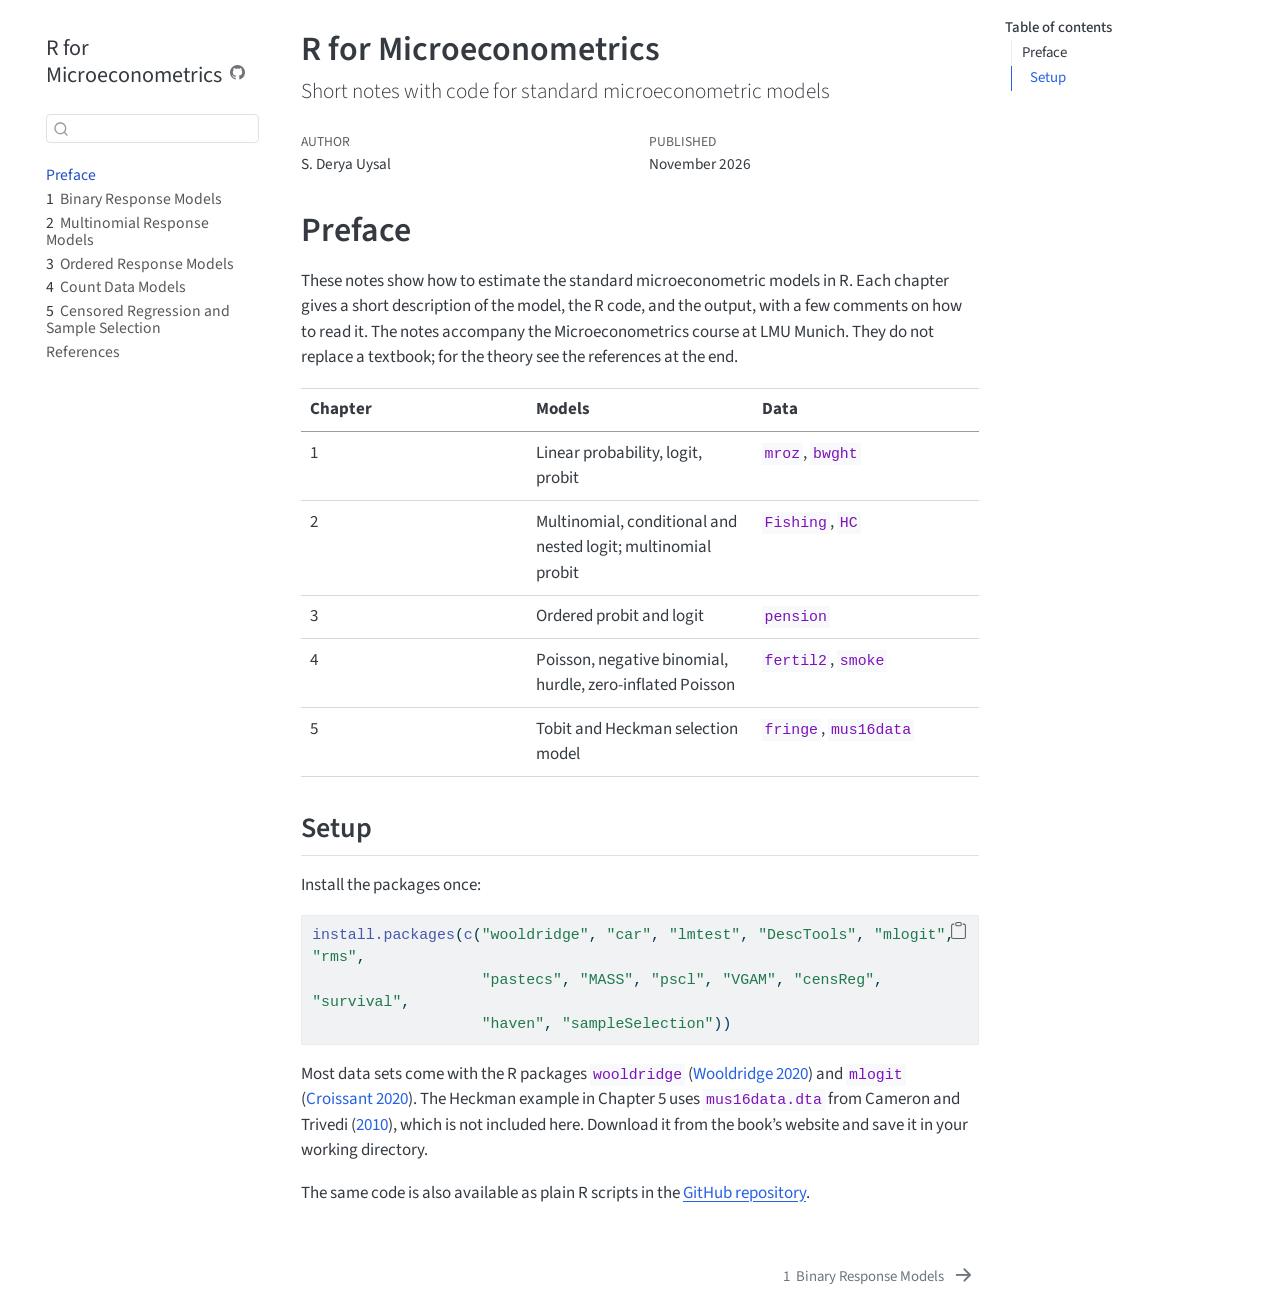
<file: docs/index.html>
<!DOCTYPE html>
<html xmlns="http://www.w3.org/1999/xhtml" lang="en" xml:lang="en"><head>

<meta charset="utf-8">
<meta name="generator" content="quarto-1.6.42">

<meta name="viewport" content="width=device-width, initial-scale=1.0, user-scalable=yes">

<meta name="author" content="S. Derya Uysal">

<title>R for Microeconometrics</title>
<style>
code{white-space: pre-wrap;}
span.smallcaps{font-variant: small-caps;}
div.columns{display: flex; gap: min(4vw, 1.5em);}
div.column{flex: auto; overflow-x: auto;}
div.hanging-indent{margin-left: 1.5em; text-indent: -1.5em;}
ul.task-list{list-style: none;}
ul.task-list li input[type="checkbox"] {
  width: 0.8em;
  margin: 0 0.8em 0.2em -1em; /* quarto-specific, see https://github.com/quarto-dev/quarto-cli/issues/4556 */ 
  vertical-align: middle;
}
/* CSS for syntax highlighting */
pre > code.sourceCode { white-space: pre; position: relative; }
pre > code.sourceCode > span { line-height: 1.25; }
pre > code.sourceCode > span:empty { height: 1.2em; }
.sourceCode { overflow: visible; }
code.sourceCode > span { color: inherit; text-decoration: inherit; }
div.sourceCode { margin: 1em 0; }
pre.sourceCode { margin: 0; }
@media screen {
div.sourceCode { overflow: auto; }
}
@media print {
pre > code.sourceCode { white-space: pre-wrap; }
pre > code.sourceCode > span { display: inline-block; text-indent: -5em; padding-left: 5em; }
}
pre.numberSource code
  { counter-reset: source-line 0; }
pre.numberSource code > span
  { position: relative; left: -4em; counter-increment: source-line; }
pre.numberSource code > span > a:first-child::before
  { content: counter(source-line);
    position: relative; left: -1em; text-align: right; vertical-align: baseline;
    border: none; display: inline-block;
    -webkit-touch-callout: none; -webkit-user-select: none;
    -khtml-user-select: none; -moz-user-select: none;
    -ms-user-select: none; user-select: none;
    padding: 0 4px; width: 4em;
  }
pre.numberSource { margin-left: 3em;  padding-left: 4px; }
div.sourceCode
  {   }
@media screen {
pre > code.sourceCode > span > a:first-child::before { text-decoration: underline; }
}
/* CSS for citations */
div.csl-bib-body { }
div.csl-entry {
  clear: both;
  margin-bottom: 0em;
}
.hanging-indent div.csl-entry {
  margin-left:2em;
  text-indent:-2em;
}
div.csl-left-margin {
  min-width:2em;
  float:left;
}
div.csl-right-inline {
  margin-left:2em;
  padding-left:1em;
}
div.csl-indent {
  margin-left: 2em;
}</style>


<script src="site_libs/quarto-nav/quarto-nav.js"></script>
<script src="site_libs/quarto-nav/headroom.min.js"></script>
<script src="site_libs/clipboard/clipboard.min.js"></script>
<script src="site_libs/quarto-search/autocomplete.umd.js"></script>
<script src="site_libs/quarto-search/fuse.min.js"></script>
<script src="site_libs/quarto-search/quarto-search.js"></script>
<meta name="quarto:offset" content="./">
<link href="./01-binary.html" rel="next">
<script src="site_libs/quarto-html/quarto.js"></script>
<script src="site_libs/quarto-html/popper.min.js"></script>
<script src="site_libs/quarto-html/tippy.umd.min.js"></script>
<script src="site_libs/quarto-html/anchor.min.js"></script>
<link href="site_libs/quarto-html/tippy.css" rel="stylesheet">
<link href="site_libs/quarto-html/quarto-syntax-highlighting-2f5df379a58b258e96c21c0638c20c03.css" rel="stylesheet" id="quarto-text-highlighting-styles">
<script src="site_libs/bootstrap/bootstrap.min.js"></script>
<link href="site_libs/bootstrap/bootstrap-icons.css" rel="stylesheet">
<link href="site_libs/bootstrap/bootstrap-143c0eed703e8b865dd62e6df5846b82.min.css" rel="stylesheet" append-hash="true" id="quarto-bootstrap" data-mode="light">
<script id="quarto-search-options" type="application/json">{
  "location": "sidebar",
  "copy-button": false,
  "collapse-after": 3,
  "panel-placement": "start",
  "type": "textbox",
  "limit": 50,
  "keyboard-shortcut": [
    "f",
    "/",
    "s"
  ],
  "show-item-context": false,
  "language": {
    "search-no-results-text": "No results",
    "search-matching-documents-text": "matching documents",
    "search-copy-link-title": "Copy link to search",
    "search-hide-matches-text": "Hide additional matches",
    "search-more-match-text": "more match in this document",
    "search-more-matches-text": "more matches in this document",
    "search-clear-button-title": "Clear",
    "search-text-placeholder": "",
    "search-detached-cancel-button-title": "Cancel",
    "search-submit-button-title": "Submit",
    "search-label": "Search"
  }
}</script>


</head>

<body class="nav-sidebar floating">

<div id="quarto-search-results"></div>
  <header id="quarto-header" class="headroom fixed-top">
  <nav class="quarto-secondary-nav">
    <div class="container-fluid d-flex">
      <button type="button" class="quarto-btn-toggle btn" data-bs-toggle="collapse" role="button" data-bs-target=".quarto-sidebar-collapse-item" aria-controls="quarto-sidebar" aria-expanded="false" aria-label="Toggle sidebar navigation" onclick="if (window.quartoToggleHeadroom) { window.quartoToggleHeadroom(); }">
        <i class="bi bi-layout-text-sidebar-reverse"></i>
      </button>
        <nav class="quarto-page-breadcrumbs" aria-label="breadcrumb"><ol class="breadcrumb"><li class="breadcrumb-item"><a href="./index.html">Preface</a></li></ol></nav>
        <a class="flex-grow-1" role="navigation" data-bs-toggle="collapse" data-bs-target=".quarto-sidebar-collapse-item" aria-controls="quarto-sidebar" aria-expanded="false" aria-label="Toggle sidebar navigation" onclick="if (window.quartoToggleHeadroom) { window.quartoToggleHeadroom(); }">      
        </a>
      <button type="button" class="btn quarto-search-button" aria-label="Search" onclick="window.quartoOpenSearch();">
        <i class="bi bi-search"></i>
      </button>
    </div>
  </nav>
</header>
<!-- content -->
<div id="quarto-content" class="quarto-container page-columns page-rows-contents page-layout-article">
<!-- sidebar -->
  <nav id="quarto-sidebar" class="sidebar collapse collapse-horizontal quarto-sidebar-collapse-item sidebar-navigation floating overflow-auto">
    <div class="pt-lg-2 mt-2 text-left sidebar-header">
    <div class="sidebar-title mb-0 py-0">
      <a href="./">R for Microeconometrics</a> 
        <div class="sidebar-tools-main">
    <a href="https://github.com/deryauysal/R-microeconometrics/tree/main/book/" title="Source Code" class="quarto-navigation-tool px-1" aria-label="Source Code"><i class="bi bi-github"></i></a>
</div>
    </div>
      </div>
        <div class="mt-2 flex-shrink-0 align-items-center">
        <div class="sidebar-search">
        <div id="quarto-search" class="" title="Search"></div>
        </div>
        </div>
    <div class="sidebar-menu-container"> 
    <ul class="list-unstyled mt-1">
        <li class="sidebar-item">
  <div class="sidebar-item-container"> 
  <a href="./index.html" class="sidebar-item-text sidebar-link active">
 <span class="menu-text">Preface</span></a>
  </div>
</li>
        <li class="sidebar-item">
  <div class="sidebar-item-container"> 
  <a href="./01-binary.html" class="sidebar-item-text sidebar-link">
 <span class="menu-text"><span class="chapter-number">1</span>&nbsp; <span class="chapter-title">Binary Response Models</span></span></a>
  </div>
</li>
        <li class="sidebar-item">
  <div class="sidebar-item-container"> 
  <a href="./02-multinomial.html" class="sidebar-item-text sidebar-link">
 <span class="menu-text"><span class="chapter-number">2</span>&nbsp; <span class="chapter-title">Multinomial Response Models</span></span></a>
  </div>
</li>
        <li class="sidebar-item">
  <div class="sidebar-item-container"> 
  <a href="./03-ordered.html" class="sidebar-item-text sidebar-link">
 <span class="menu-text"><span class="chapter-number">3</span>&nbsp; <span class="chapter-title">Ordered Response Models</span></span></a>
  </div>
</li>
        <li class="sidebar-item">
  <div class="sidebar-item-container"> 
  <a href="./04-count.html" class="sidebar-item-text sidebar-link">
 <span class="menu-text"><span class="chapter-number">4</span>&nbsp; <span class="chapter-title">Count Data Models</span></span></a>
  </div>
</li>
        <li class="sidebar-item">
  <div class="sidebar-item-container"> 
  <a href="./05-censored-selection.html" class="sidebar-item-text sidebar-link">
 <span class="menu-text"><span class="chapter-number">5</span>&nbsp; <span class="chapter-title">Censored Regression and Sample Selection</span></span></a>
  </div>
</li>
        <li class="sidebar-item">
  <div class="sidebar-item-container"> 
  <a href="./references.html" class="sidebar-item-text sidebar-link">
 <span class="menu-text">References</span></a>
  </div>
</li>
    </ul>
    </div>
</nav>
<div id="quarto-sidebar-glass" class="quarto-sidebar-collapse-item" data-bs-toggle="collapse" data-bs-target=".quarto-sidebar-collapse-item"></div>
<!-- margin-sidebar -->
    <div id="quarto-margin-sidebar" class="sidebar margin-sidebar">
        <nav id="TOC" role="doc-toc" class="toc-active">
    <h2 id="toc-title">Table of contents</h2>
   
  <ul>
  <li><a href="#preface" id="toc-preface" class="nav-link active" data-scroll-target="#preface">Preface</a>
  <ul class="collapse">
  <li><a href="#setup" id="toc-setup" class="nav-link" data-scroll-target="#setup">Setup</a></li>
  </ul></li>
  </ul>
</nav>
    </div>
<!-- main -->
<main class="content" id="quarto-document-content">

<header id="title-block-header" class="quarto-title-block default">
<div class="quarto-title">
<h1 class="title">R for Microeconometrics</h1>
<p class="subtitle lead">Short notes with code for standard microeconometric models</p>
</div>



<div class="quarto-title-meta">

    <div>
    <div class="quarto-title-meta-heading">Author</div>
    <div class="quarto-title-meta-contents">
             <p>S. Derya Uysal </p>
          </div>
  </div>
    
    <div>
    <div class="quarto-title-meta-heading">Published</div>
    <div class="quarto-title-meta-contents">
      <p class="date">November 2026</p>
    </div>
  </div>
  
    
  </div>
  


</header>


<section id="preface" class="level1 unnumbered">
<h1 class="unnumbered">Preface</h1>
<p>These notes show how to estimate the standard microeconometric models in R. Each chapter gives a short description of the model, the R code, and the output, with a few comments on how to read it. The notes accompany the Microeconometrics course at LMU Munich. They do not replace a textbook; for the theory see the references at the end.</p>
<table class="caption-top table">
<colgroup>
<col style="width: 33%">
<col style="width: 33%">
<col style="width: 33%">
</colgroup>
<thead>
<tr class="header">
<th>Chapter</th>
<th>Models</th>
<th>Data</th>
</tr>
</thead>
<tbody>
<tr class="odd">
<td>1</td>
<td>Linear probability, logit, probit</td>
<td><code>mroz</code>, <code>bwght</code></td>
</tr>
<tr class="even">
<td>2</td>
<td>Multinomial, conditional and nested logit; multinomial probit</td>
<td><code>Fishing</code>, <code>HC</code></td>
</tr>
<tr class="odd">
<td>3</td>
<td>Ordered probit and logit</td>
<td><code>pension</code></td>
</tr>
<tr class="even">
<td>4</td>
<td>Poisson, negative binomial, hurdle, zero-inflated Poisson</td>
<td><code>fertil2</code>, <code>smoke</code></td>
</tr>
<tr class="odd">
<td>5</td>
<td>Tobit and Heckman selection model</td>
<td><code>fringe</code>, <code>mus16data</code></td>
</tr>
</tbody>
</table>
<section id="setup" class="level2 unnumbered">
<h2 class="unnumbered anchored" data-anchor-id="setup">Setup</h2>
<p>Install the packages once:</p>
<div class="sourceCode" id="cb1"><pre class="sourceCode r code-with-copy"><code class="sourceCode r"><span id="cb1-1"><a href="#cb1-1" aria-hidden="true" tabindex="-1"></a><span class="fu">install.packages</span>(<span class="fu">c</span>(<span class="st">"wooldridge"</span>, <span class="st">"car"</span>, <span class="st">"lmtest"</span>, <span class="st">"DescTools"</span>, <span class="st">"mlogit"</span>, <span class="st">"rms"</span>,</span>
<span id="cb1-2"><a href="#cb1-2" aria-hidden="true" tabindex="-1"></a>                   <span class="st">"pastecs"</span>, <span class="st">"MASS"</span>, <span class="st">"pscl"</span>, <span class="st">"VGAM"</span>, <span class="st">"censReg"</span>, <span class="st">"survival"</span>,</span>
<span id="cb1-3"><a href="#cb1-3" aria-hidden="true" tabindex="-1"></a>                   <span class="st">"haven"</span>, <span class="st">"sampleSelection"</span>))</span></code><button title="Copy to Clipboard" class="code-copy-button"><i class="bi"></i></button></pre></div>
<p>Most data sets come with the R packages <code>wooldridge</code> <span class="citation" data-cites="wooldridge2020">(<a href="references.html#ref-wooldridge2020" role="doc-biblioref">Wooldridge 2020</a>)</span> and <code>mlogit</code> <span class="citation" data-cites="croissant2020">(<a href="references.html#ref-croissant2020" role="doc-biblioref">Croissant 2020</a>)</span>. The Heckman example in Chapter 5 uses <code>mus16data.dta</code> from <span class="citation" data-cites="cameron2010">Cameron and Trivedi (<a href="references.html#ref-cameron2010" role="doc-biblioref">2010</a>)</span>, which is not included here. Download it from the book’s website and save it in your working directory.</p>
<p>The same code is also available as plain R scripts in the <a href="https://github.com/deryauysal/R-microeconometrics">GitHub repository</a>.</p>


<div id="refs" class="references csl-bib-body hanging-indent" data-entry-spacing="0" role="list" style="display: none">
<div id="ref-cameron2010" class="csl-entry" role="listitem">
Cameron, A. Colin, and Pravin K. Trivedi. 2010. <em>Microeconometrics Using Stata, Revised Edition</em>. College Station, TX: Stata Press.
</div>
<div id="ref-croissant2020" class="csl-entry" role="listitem">
Croissant, Yves. 2020. <span>“Estimation of Random Utility Models in <span>R</span>: The <span class="nocase">mlogit</span> Package.”</span> <em>Journal of Statistical Software</em> 95 (11): 1–41.
</div>
<div id="ref-wooldridge2020" class="csl-entry" role="listitem">
Wooldridge, Jeffrey M. 2020. <em>Introductory Econometrics: A Modern Approach</em>. 7th ed. Boston: Cengage.
</div>
</div>
</section>
</section>

</main> <!-- /main -->
<script id="quarto-html-after-body" type="application/javascript">
window.document.addEventListener("DOMContentLoaded", function (event) {
  const toggleBodyColorMode = (bsSheetEl) => {
    const mode = bsSheetEl.getAttribute("data-mode");
    const bodyEl = window.document.querySelector("body");
    if (mode === "dark") {
      bodyEl.classList.add("quarto-dark");
      bodyEl.classList.remove("quarto-light");
    } else {
      bodyEl.classList.add("quarto-light");
      bodyEl.classList.remove("quarto-dark");
    }
  }
  const toggleBodyColorPrimary = () => {
    const bsSheetEl = window.document.querySelector("link#quarto-bootstrap");
    if (bsSheetEl) {
      toggleBodyColorMode(bsSheetEl);
    }
  }
  toggleBodyColorPrimary();  
  const icon = "";
  const anchorJS = new window.AnchorJS();
  anchorJS.options = {
    placement: 'right',
    icon: icon
  };
  anchorJS.add('.anchored');
  const isCodeAnnotation = (el) => {
    for (const clz of el.classList) {
      if (clz.startsWith('code-annotation-')) {                     
        return true;
      }
    }
    return false;
  }
  const onCopySuccess = function(e) {
    // button target
    const button = e.trigger;
    // don't keep focus
    button.blur();
    // flash "checked"
    button.classList.add('code-copy-button-checked');
    var currentTitle = button.getAttribute("title");
    button.setAttribute("title", "Copied!");
    let tooltip;
    if (window.bootstrap) {
      button.setAttribute("data-bs-toggle", "tooltip");
      button.setAttribute("data-bs-placement", "left");
      button.setAttribute("data-bs-title", "Copied!");
      tooltip = new bootstrap.Tooltip(button, 
        { trigger: "manual", 
          customClass: "code-copy-button-tooltip",
          offset: [0, -8]});
      tooltip.show();    
    }
    setTimeout(function() {
      if (tooltip) {
        tooltip.hide();
        button.removeAttribute("data-bs-title");
        button.removeAttribute("data-bs-toggle");
        button.removeAttribute("data-bs-placement");
      }
      button.setAttribute("title", currentTitle);
      button.classList.remove('code-copy-button-checked');
    }, 1000);
    // clear code selection
    e.clearSelection();
  }
  const getTextToCopy = function(trigger) {
      const codeEl = trigger.previousElementSibling.cloneNode(true);
      for (const childEl of codeEl.children) {
        if (isCodeAnnotation(childEl)) {
          childEl.remove();
        }
      }
      return codeEl.innerText;
  }
  const clipboard = new window.ClipboardJS('.code-copy-button:not([data-in-quarto-modal])', {
    text: getTextToCopy
  });
  clipboard.on('success', onCopySuccess);
  if (window.document.getElementById('quarto-embedded-source-code-modal')) {
    const clipboardModal = new window.ClipboardJS('.code-copy-button[data-in-quarto-modal]', {
      text: getTextToCopy,
      container: window.document.getElementById('quarto-embedded-source-code-modal')
    });
    clipboardModal.on('success', onCopySuccess);
  }
    var localhostRegex = new RegExp(/^(?:http|https):\/\/localhost\:?[0-9]*\//);
    var mailtoRegex = new RegExp(/^mailto:/);
      var filterRegex = new RegExp('/' + window.location.host + '/');
    var isInternal = (href) => {
        return filterRegex.test(href) || localhostRegex.test(href) || mailtoRegex.test(href);
    }
    // Inspect non-navigation links and adorn them if external
 	var links = window.document.querySelectorAll('a[href]:not(.nav-link):not(.navbar-brand):not(.toc-action):not(.sidebar-link):not(.sidebar-item-toggle):not(.pagination-link):not(.no-external):not([aria-hidden]):not(.dropdown-item):not(.quarto-navigation-tool):not(.about-link)');
    for (var i=0; i<links.length; i++) {
      const link = links[i];
      if (!isInternal(link.href)) {
        // undo the damage that might have been done by quarto-nav.js in the case of
        // links that we want to consider external
        if (link.dataset.originalHref !== undefined) {
          link.href = link.dataset.originalHref;
        }
      }
    }
  function tippyHover(el, contentFn, onTriggerFn, onUntriggerFn) {
    const config = {
      allowHTML: true,
      maxWidth: 500,
      delay: 100,
      arrow: false,
      appendTo: function(el) {
          return el.parentElement;
      },
      interactive: true,
      interactiveBorder: 10,
      theme: 'quarto',
      placement: 'bottom-start',
    };
    if (contentFn) {
      config.content = contentFn;
    }
    if (onTriggerFn) {
      config.onTrigger = onTriggerFn;
    }
    if (onUntriggerFn) {
      config.onUntrigger = onUntriggerFn;
    }
    window.tippy(el, config); 
  }
  const noterefs = window.document.querySelectorAll('a[role="doc-noteref"]');
  for (var i=0; i<noterefs.length; i++) {
    const ref = noterefs[i];
    tippyHover(ref, function() {
      // use id or data attribute instead here
      let href = ref.getAttribute('data-footnote-href') || ref.getAttribute('href');
      try { href = new URL(href).hash; } catch {}
      const id = href.replace(/^#\/?/, "");
      const note = window.document.getElementById(id);
      if (note) {
        return note.innerHTML;
      } else {
        return "";
      }
    });
  }
  const xrefs = window.document.querySelectorAll('a.quarto-xref');
  const processXRef = (id, note) => {
    // Strip column container classes
    const stripColumnClz = (el) => {
      el.classList.remove("page-full", "page-columns");
      if (el.children) {
        for (const child of el.children) {
          stripColumnClz(child);
        }
      }
    }
    stripColumnClz(note)
    if (id === null || id.startsWith('sec-')) {
      // Special case sections, only their first couple elements
      const container = document.createElement("div");
      if (note.children && note.children.length > 2) {
        container.appendChild(note.children[0].cloneNode(true));
        for (let i = 1; i < note.children.length; i++) {
          const child = note.children[i];
          if (child.tagName === "P" && child.innerText === "") {
            continue;
          } else {
            container.appendChild(child.cloneNode(true));
            break;
          }
        }
        if (window.Quarto?.typesetMath) {
          window.Quarto.typesetMath(container);
        }
        return container.innerHTML
      } else {
        if (window.Quarto?.typesetMath) {
          window.Quarto.typesetMath(note);
        }
        return note.innerHTML;
      }
    } else {
      // Remove any anchor links if they are present
      const anchorLink = note.querySelector('a.anchorjs-link');
      if (anchorLink) {
        anchorLink.remove();
      }
      if (window.Quarto?.typesetMath) {
        window.Quarto.typesetMath(note);
      }
      if (note.classList.contains("callout")) {
        return note.outerHTML;
      } else {
        return note.innerHTML;
      }
    }
  }
  for (var i=0; i<xrefs.length; i++) {
    const xref = xrefs[i];
    tippyHover(xref, undefined, function(instance) {
      instance.disable();
      let url = xref.getAttribute('href');
      let hash = undefined; 
      if (url.startsWith('#')) {
        hash = url;
      } else {
        try { hash = new URL(url).hash; } catch {}
      }
      if (hash) {
        const id = hash.replace(/^#\/?/, "");
        const note = window.document.getElementById(id);
        if (note !== null) {
          try {
            const html = processXRef(id, note.cloneNode(true));
            instance.setContent(html);
          } finally {
            instance.enable();
            instance.show();
          }
        } else {
          // See if we can fetch this
          fetch(url.split('#')[0])
          .then(res => res.text())
          .then(html => {
            const parser = new DOMParser();
            const htmlDoc = parser.parseFromString(html, "text/html");
            const note = htmlDoc.getElementById(id);
            if (note !== null) {
              const html = processXRef(id, note);
              instance.setContent(html);
            } 
          }).finally(() => {
            instance.enable();
            instance.show();
          });
        }
      } else {
        // See if we can fetch a full url (with no hash to target)
        // This is a special case and we should probably do some content thinning / targeting
        fetch(url)
        .then(res => res.text())
        .then(html => {
          const parser = new DOMParser();
          const htmlDoc = parser.parseFromString(html, "text/html");
          const note = htmlDoc.querySelector('main.content');
          if (note !== null) {
            // This should only happen for chapter cross references
            // (since there is no id in the URL)
            // remove the first header
            if (note.children.length > 0 && note.children[0].tagName === "HEADER") {
              note.children[0].remove();
            }
            const html = processXRef(null, note);
            instance.setContent(html);
          } 
        }).finally(() => {
          instance.enable();
          instance.show();
        });
      }
    }, function(instance) {
    });
  }
      let selectedAnnoteEl;
      const selectorForAnnotation = ( cell, annotation) => {
        let cellAttr = 'data-code-cell="' + cell + '"';
        let lineAttr = 'data-code-annotation="' +  annotation + '"';
        const selector = 'span[' + cellAttr + '][' + lineAttr + ']';
        return selector;
      }
      const selectCodeLines = (annoteEl) => {
        const doc = window.document;
        const targetCell = annoteEl.getAttribute("data-target-cell");
        const targetAnnotation = annoteEl.getAttribute("data-target-annotation");
        const annoteSpan = window.document.querySelector(selectorForAnnotation(targetCell, targetAnnotation));
        const lines = annoteSpan.getAttribute("data-code-lines").split(",");
        const lineIds = lines.map((line) => {
          return targetCell + "-" + line;
        })
        let top = null;
        let height = null;
        let parent = null;
        if (lineIds.length > 0) {
            //compute the position of the single el (top and bottom and make a div)
            const el = window.document.getElementById(lineIds[0]);
            top = el.offsetTop;
            height = el.offsetHeight;
            parent = el.parentElement.parentElement;
          if (lineIds.length > 1) {
            const lastEl = window.document.getElementById(lineIds[lineIds.length - 1]);
            const bottom = lastEl.offsetTop + lastEl.offsetHeight;
            height = bottom - top;
          }
          if (top !== null && height !== null && parent !== null) {
            // cook up a div (if necessary) and position it 
            let div = window.document.getElementById("code-annotation-line-highlight");
            if (div === null) {
              div = window.document.createElement("div");
              div.setAttribute("id", "code-annotation-line-highlight");
              div.style.position = 'absolute';
              parent.appendChild(div);
            }
            div.style.top = top - 2 + "px";
            div.style.height = height + 4 + "px";
            div.style.left = 0;
            let gutterDiv = window.document.getElementById("code-annotation-line-highlight-gutter");
            if (gutterDiv === null) {
              gutterDiv = window.document.createElement("div");
              gutterDiv.setAttribute("id", "code-annotation-line-highlight-gutter");
              gutterDiv.style.position = 'absolute';
              const codeCell = window.document.getElementById(targetCell);
              const gutter = codeCell.querySelector('.code-annotation-gutter');
              gutter.appendChild(gutterDiv);
            }
            gutterDiv.style.top = top - 2 + "px";
            gutterDiv.style.height = height + 4 + "px";
          }
          selectedAnnoteEl = annoteEl;
        }
      };
      const unselectCodeLines = () => {
        const elementsIds = ["code-annotation-line-highlight", "code-annotation-line-highlight-gutter"];
        elementsIds.forEach((elId) => {
          const div = window.document.getElementById(elId);
          if (div) {
            div.remove();
          }
        });
        selectedAnnoteEl = undefined;
      };
        // Handle positioning of the toggle
    window.addEventListener(
      "resize",
      throttle(() => {
        elRect = undefined;
        if (selectedAnnoteEl) {
          selectCodeLines(selectedAnnoteEl);
        }
      }, 10)
    );
    function throttle(fn, ms) {
    let throttle = false;
    let timer;
      return (...args) => {
        if(!throttle) { // first call gets through
            fn.apply(this, args);
            throttle = true;
        } else { // all the others get throttled
            if(timer) clearTimeout(timer); // cancel #2
            timer = setTimeout(() => {
              fn.apply(this, args);
              timer = throttle = false;
            }, ms);
        }
      };
    }
      // Attach click handler to the DT
      const annoteDls = window.document.querySelectorAll('dt[data-target-cell]');
      for (const annoteDlNode of annoteDls) {
        annoteDlNode.addEventListener('click', (event) => {
          const clickedEl = event.target;
          if (clickedEl !== selectedAnnoteEl) {
            unselectCodeLines();
            const activeEl = window.document.querySelector('dt[data-target-cell].code-annotation-active');
            if (activeEl) {
              activeEl.classList.remove('code-annotation-active');
            }
            selectCodeLines(clickedEl);
            clickedEl.classList.add('code-annotation-active');
          } else {
            // Unselect the line
            unselectCodeLines();
            clickedEl.classList.remove('code-annotation-active');
          }
        });
      }
  const findCites = (el) => {
    const parentEl = el.parentElement;
    if (parentEl) {
      const cites = parentEl.dataset.cites;
      if (cites) {
        return {
          el,
          cites: cites.split(' ')
        };
      } else {
        return findCites(el.parentElement)
      }
    } else {
      return undefined;
    }
  };
  var bibliorefs = window.document.querySelectorAll('a[role="doc-biblioref"]');
  for (var i=0; i<bibliorefs.length; i++) {
    const ref = bibliorefs[i];
    const citeInfo = findCites(ref);
    if (citeInfo) {
      tippyHover(citeInfo.el, function() {
        var popup = window.document.createElement('div');
        citeInfo.cites.forEach(function(cite) {
          var citeDiv = window.document.createElement('div');
          citeDiv.classList.add('hanging-indent');
          citeDiv.classList.add('csl-entry');
          var biblioDiv = window.document.getElementById('ref-' + cite);
          if (biblioDiv) {
            citeDiv.innerHTML = biblioDiv.innerHTML;
          }
          popup.appendChild(citeDiv);
        });
        return popup.innerHTML;
      });
    }
  }
});
</script>
<nav class="page-navigation">
  <div class="nav-page nav-page-previous">
  </div>
  <div class="nav-page nav-page-next">
      <a href="./01-binary.html" class="pagination-link" aria-label="Binary Response Models">
        <span class="nav-page-text"><span class="chapter-number">1</span>&nbsp; <span class="chapter-title">Binary Response Models</span></span> <i class="bi bi-arrow-right-short"></i>
      </a>
  </div>
</nav>
</div> <!-- /content -->




</body></html>
</file>
<file: docs/site_libs/quarto-html/tippy.css>
.tippy-box[data-animation=fade][data-state=hidden]{opacity:0}[data-tippy-root]{max-width:calc(100vw - 10px)}.tippy-box{position:relative;background-color:#333;color:#fff;border-radius:4px;font-size:14px;line-height:1.4;white-space:normal;outline:0;transition-property:transform,visibility,opacity}.tippy-box[data-placement^=top]>.tippy-arrow{bottom:0}.tippy-box[data-placement^=top]>.tippy-arrow:before{bottom:-7px;left:0;border-width:8px 8px 0;border-top-color:initial;transform-origin:center top}.tippy-box[data-placement^=bottom]>.tippy-arrow{top:0}.tippy-box[data-placement^=bottom]>.tippy-arrow:before{top:-7px;left:0;border-width:0 8px 8px;border-bottom-color:initial;transform-origin:center bottom}.tippy-box[data-placement^=left]>.tippy-arrow{right:0}.tippy-box[data-placement^=left]>.tippy-arrow:before{border-width:8px 0 8px 8px;border-left-color:initial;right:-7px;transform-origin:center left}.tippy-box[data-placement^=right]>.tippy-arrow{left:0}.tippy-box[data-placement^=right]>.tippy-arrow:before{left:-7px;border-width:8px 8px 8px 0;border-right-color:initial;transform-origin:center right}.tippy-box[data-inertia][data-state=visible]{transition-timing-function:cubic-bezier(.54,1.5,.38,1.11)}.tippy-arrow{width:16px;height:16px;color:#333}.tippy-arrow:before{content:"";position:absolute;border-color:transparent;border-style:solid}.tippy-content{position:relative;padding:5px 9px;z-index:1}
</file>
<file: docs/site_libs/quarto-html/quarto-syntax-highlighting-2f5df379a58b258e96c21c0638c20c03.css>
/* quarto syntax highlight colors */
:root {
  --quarto-hl-ot-color: #003B4F;
  --quarto-hl-at-color: #657422;
  --quarto-hl-ss-color: #20794D;
  --quarto-hl-an-color: #5E5E5E;
  --quarto-hl-fu-color: #4758AB;
  --quarto-hl-st-color: #20794D;
  --quarto-hl-cf-color: #003B4F;
  --quarto-hl-op-color: #5E5E5E;
  --quarto-hl-er-color: #AD0000;
  --quarto-hl-bn-color: #AD0000;
  --quarto-hl-al-color: #AD0000;
  --quarto-hl-va-color: #111111;
  --quarto-hl-bu-color: inherit;
  --quarto-hl-ex-color: inherit;
  --quarto-hl-pp-color: #AD0000;
  --quarto-hl-in-color: #5E5E5E;
  --quarto-hl-vs-color: #20794D;
  --quarto-hl-wa-color: #5E5E5E;
  --quarto-hl-do-color: #5E5E5E;
  --quarto-hl-im-color: #00769E;
  --quarto-hl-ch-color: #20794D;
  --quarto-hl-dt-color: #AD0000;
  --quarto-hl-fl-color: #AD0000;
  --quarto-hl-co-color: #5E5E5E;
  --quarto-hl-cv-color: #5E5E5E;
  --quarto-hl-cn-color: #8f5902;
  --quarto-hl-sc-color: #5E5E5E;
  --quarto-hl-dv-color: #AD0000;
  --quarto-hl-kw-color: #003B4F;
}

/* other quarto variables */
:root {
  --quarto-font-monospace: SFMono-Regular, Menlo, Monaco, Consolas, "Liberation Mono", "Courier New", monospace;
}

pre > code.sourceCode > span {
  color: #003B4F;
}

code span {
  color: #003B4F;
}

code.sourceCode > span {
  color: #003B4F;
}

div.sourceCode,
div.sourceCode pre.sourceCode {
  color: #003B4F;
}

code span.ot {
  color: #003B4F;
  font-style: inherit;
}

code span.at {
  color: #657422;
  font-style: inherit;
}

code span.ss {
  color: #20794D;
  font-style: inherit;
}

code span.an {
  color: #5E5E5E;
  font-style: inherit;
}

code span.fu {
  color: #4758AB;
  font-style: inherit;
}

code span.st {
  color: #20794D;
  font-style: inherit;
}

code span.cf {
  color: #003B4F;
  font-weight: bold;
  font-style: inherit;
}

code span.op {
  color: #5E5E5E;
  font-style: inherit;
}

code span.er {
  color: #AD0000;
  font-style: inherit;
}

code span.bn {
  color: #AD0000;
  font-style: inherit;
}

code span.al {
  color: #AD0000;
  font-style: inherit;
}

code span.va {
  color: #111111;
  font-style: inherit;
}

code span.bu {
  font-style: inherit;
}

code span.ex {
  font-style: inherit;
}

code span.pp {
  color: #AD0000;
  font-style: inherit;
}

code span.in {
  color: #5E5E5E;
  font-style: inherit;
}

code span.vs {
  color: #20794D;
  font-style: inherit;
}

code span.wa {
  color: #5E5E5E;
  font-style: italic;
}

code span.do {
  color: #5E5E5E;
  font-style: italic;
}

code span.im {
  color: #00769E;
  font-style: inherit;
}

code span.ch {
  color: #20794D;
  font-style: inherit;
}

code span.dt {
  color: #AD0000;
  font-style: inherit;
}

code span.fl {
  color: #AD0000;
  font-style: inherit;
}

code span.co {
  color: #5E5E5E;
  font-style: inherit;
}

code span.cv {
  color: #5E5E5E;
  font-style: italic;
}

code span.cn {
  color: #8f5902;
  font-style: inherit;
}

code span.sc {
  color: #5E5E5E;
  font-style: inherit;
}

code span.dv {
  color: #AD0000;
  font-style: inherit;
}

code span.kw {
  color: #003B4F;
  font-weight: bold;
  font-style: inherit;
}

.prevent-inlining {
  content: "</";
}

/*# sourceMappingURL=35eb38a806ee71ea6d2563be2308c832.css.map */
</file>
